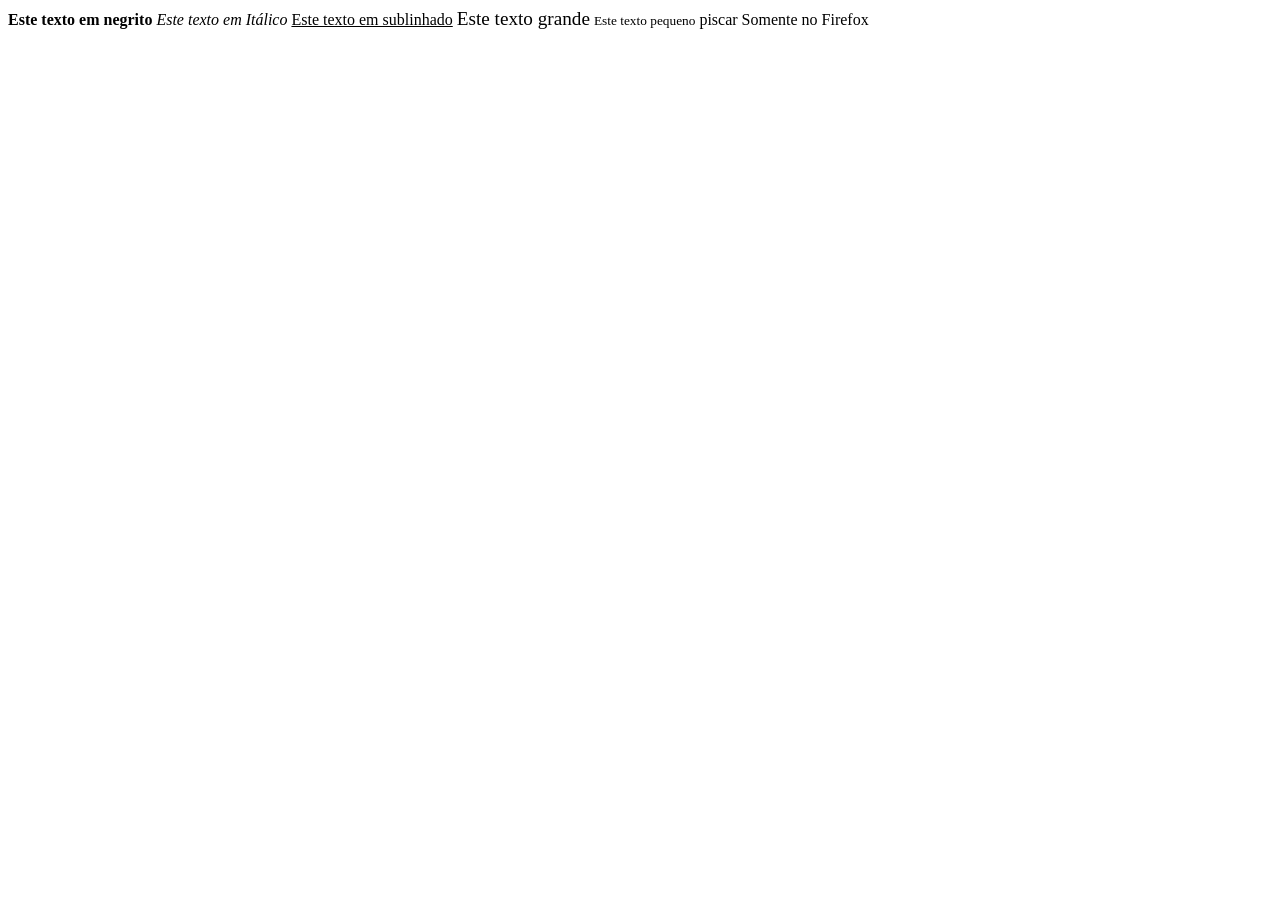
<file: Senac/Aula01/index.html>
<!DOCTYPE html>
<html lang="en">
<head>
    <meta charset="UTF-8">
    <meta name="viewport" content="width=device-width, initial-scale=1.0">
    <title>Formatação de Texto</title>
</head>
<body>
    <b>Este texto em negrito</b>
    <i>Este texto em Itálico</i>
    <u>Este texto em sublinhado</u>
    <big>Este texto grande</big>
    <small>Este texto pequeno</small>
    <blink>piscar</blink> Somente no Firefox
    
</body>
</html>
</file>
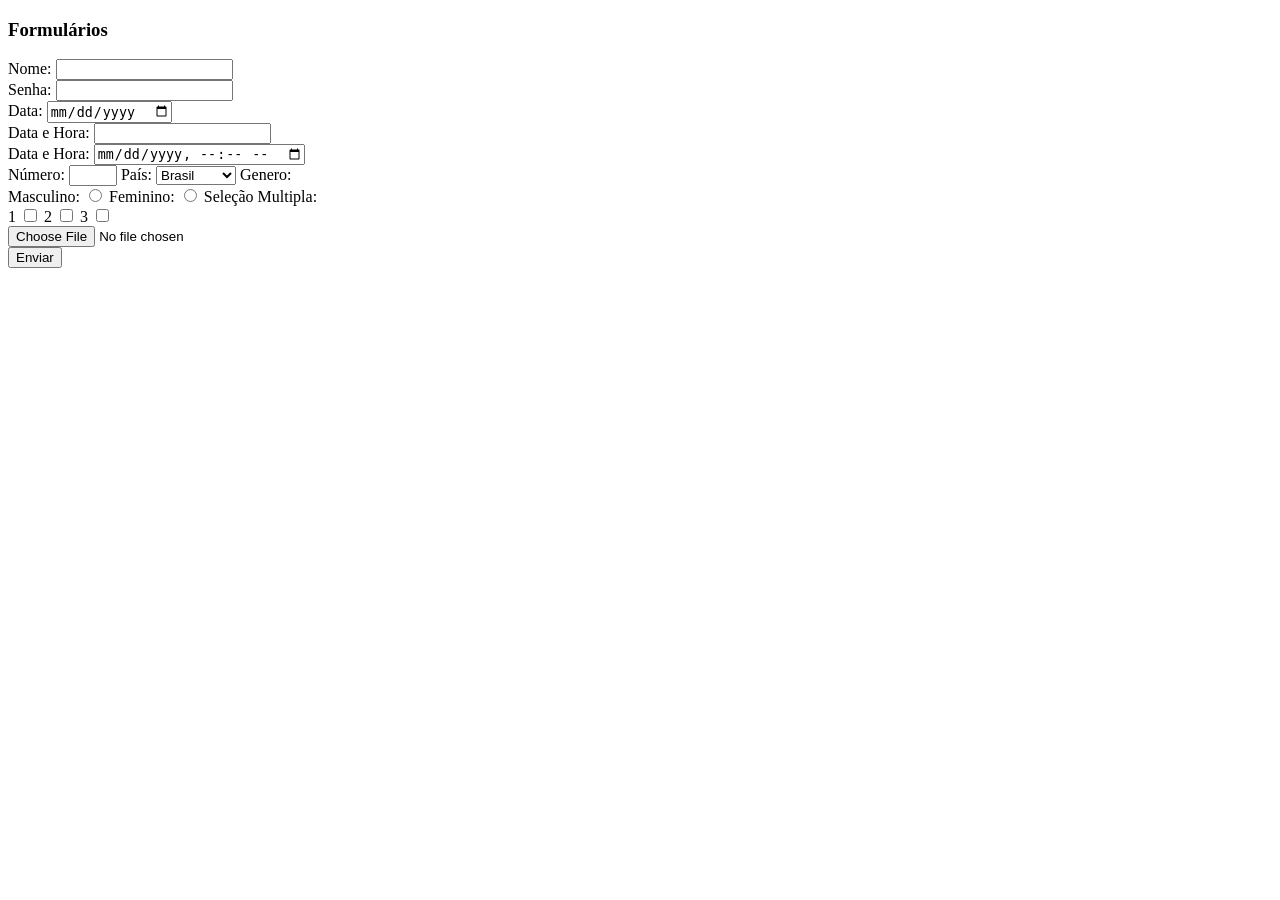
<file: Senac/Aula02/index.html>
<!DOCTYPE html>
<html lang="pt-br">
<head>
    <meta charset="UTF-8">
    <meta name="viewport" content="width=device-width, initial-scale=1.0">
    <title>Formulário</title>
</head>
<body>
    
    <h3>Formulários</h3>  
    <form>
        Nome: <input type="text" id="" name="" /> <br /> 
        Senha: <input type="password" id="" name="" />  <br />
        Data: <input type="date" id="" name="" /> <br />
        Data e Hora: <input type="datetime" id="" name="" /><br />
        Data e Hora: <input type="datetime-local" id="" name="" /><br />
        Número: <input type="number" max="20" min="0" id=""  name="" />
        País: <select>
                <option> Brasil </option>
                <option> Argentina </option>
                <option> Perú </option>
            </select>
            Genero:<br> Masculino: <input type="radio" name="m" id="">
                    Feminino: <input type="radio" name="m" id="">
            Seleção Multipla:<br>
            1 <input type="checkbox" name="" id="">
            2 <input type="checkbox" name="" id="">
            3 <input type="checkbox" name="" id=""> <br>
            <input type="file" name="" id=""> <br>
            <input type="button" value="Enviar">
    </form>

</body>
</html>
</file>
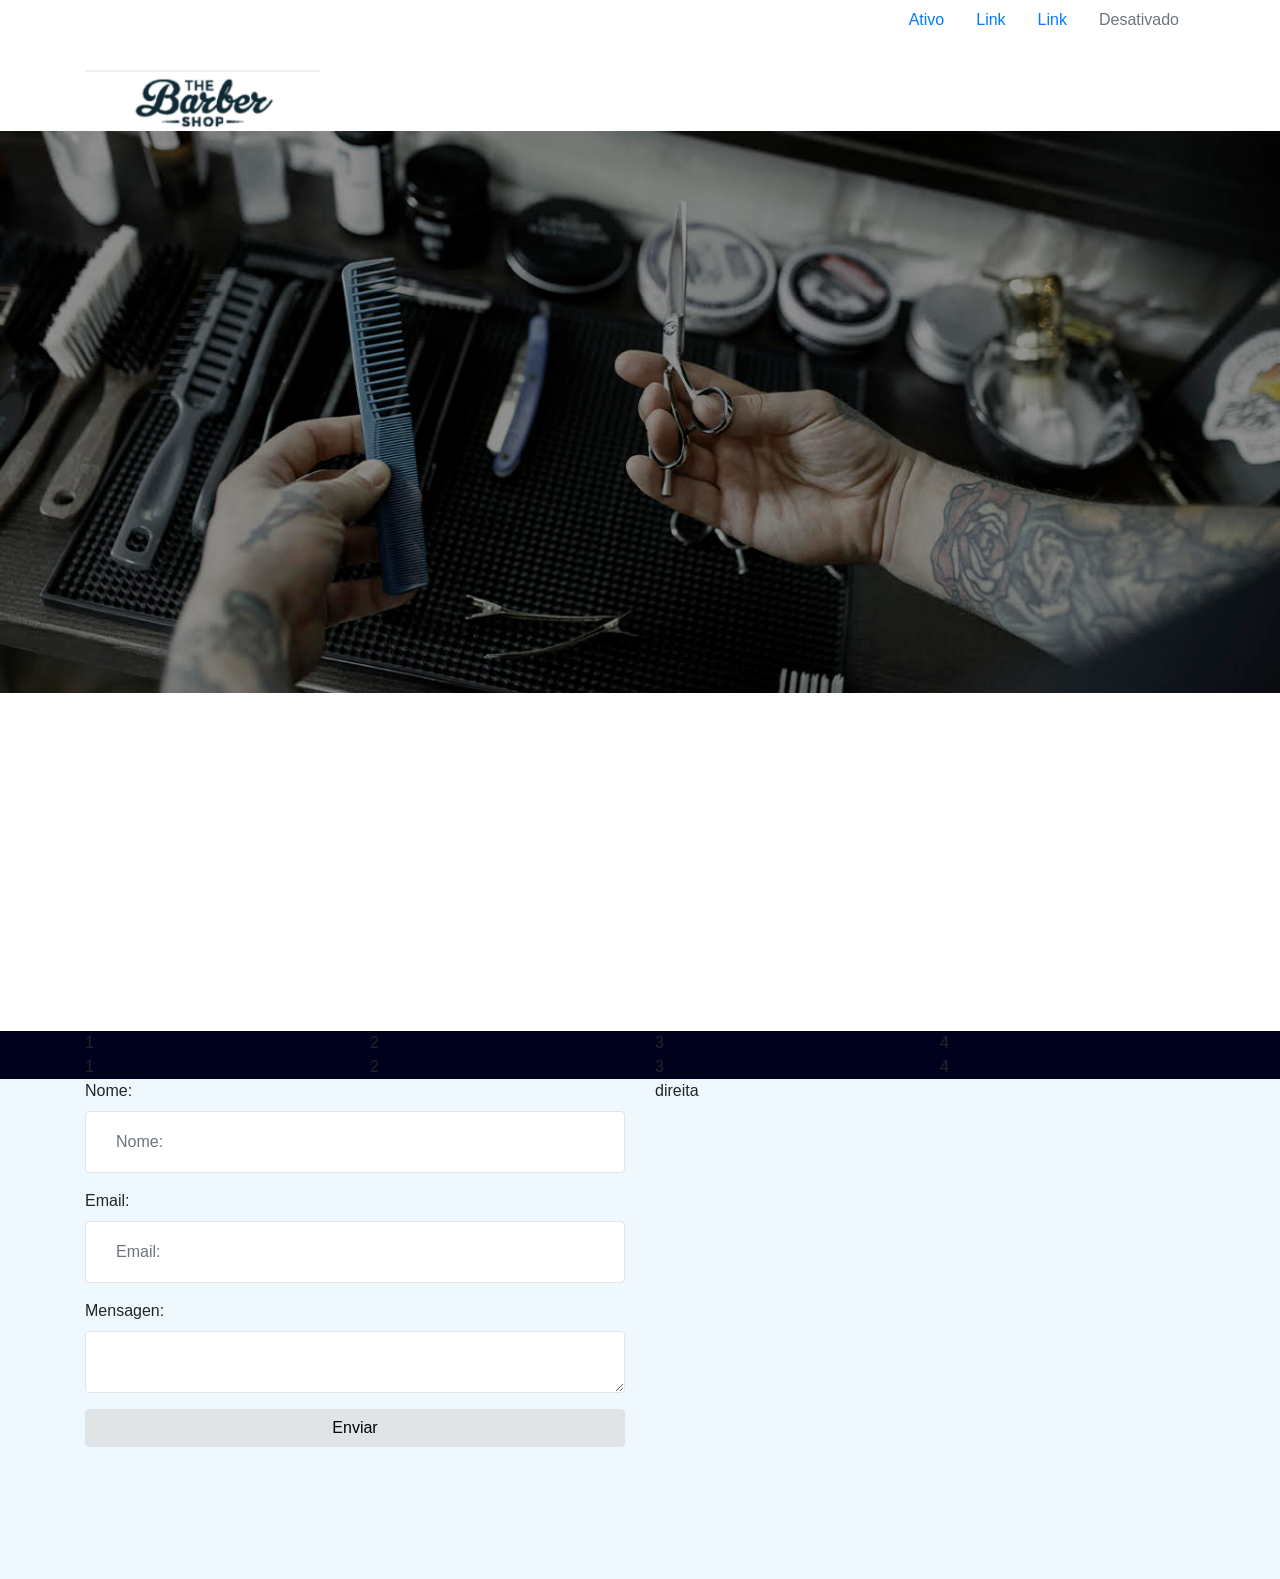
<file: Senac/Aula08/index.html>
<!DOCTYPE html>
<html lang="pt-br">
  <head>
    <meta charset="utf-8">
    <meta name="viewport" content="width=device-width, initial-scale=1, shrink-to-fit=no">
    <link rel="stylesheet" href="https://stackpath.bootstrapcdn.com/bootstrap/4.1.3/css/bootstrap.min.css" integrity="sha384-MCw98/SFnGE8fJT3GXwEOngsV7Zt27NXFoaoApmYm81iuXoPkFOJwJ8ERdknLPMO" crossorigin="anonymous">
    <link rel="stylesheet" href="estilo.css" type="text/css">
    <title>Olá, mundo!</title>
  </head>
  <body>
    
    <div class="container">
        <div class="row">
            <div class="col-md-3"> 
              <img src="logo.png">  
            </div>
            <div class="col-md-9"> 
              <ul class="nav justify-content-end">
                <li class="nav-item">
                  <a class="nav-link active" href="#">Ativo</a>
                </li>
                <li class="nav-item">
                  <a class="nav-link" href="#">Link</a>
                </li>
                <li class="nav-item">
                  <a class="nav-link" href="#">Link</a>
                </li>
                <li class="nav-item">
                  <a class="nav-link disabled" href="#">Desativado</a>
                </li>
              </ul>
            </div>
        </div>
    </div>

    <div id="banner">
        <img src="banner.jpg" width="100%" class="img-fluid">
    </div>

    <div id="galeria">
        <div class="container">
            <div class="row">
                <div class="col-md-3"> 1 </div>
                <div class="col-md-3"> 2 </div>
                <div class="col-md-3"> 3 </div>
                <div class="col-md-3"> 4 </div>
            </div>
            <div class="row">
              <div class="col-md-3"> 1 </div>
              <div class="col-md-3"> 2 </div>
              <div class="col-md-3"> 3 </div>
              <div class="col-md-3"> 4 </div>
          </div>
        </div>
    </div>

    <div id="rodape">
      <div class="container">
        <div class="row">
          <div class="col-md-6">
            <form>
              <div class="form-group">
                <label for="exampleInputEmail1">Nome:</label>
                <input type="text" class="form-control" placeholder="Nome:">
              </div>
              <div class="form-group">
                <label for="exampleInputPassword1">Email:</label>
                <input type="email" class="form-control" placeholder="Email:">
              </div>
              <div class="form-group">
                <label for="exampleFormControlTextarea1">Mensagen:</label>
                <textarea class="form-control"  rows="3"></textarea>
              </div>
              <button type="submit" class="btn btn-primary">Enviar</button>
            </form>
          </div>
          <div class="col-md-6">
              direita
          </div>
        </div>
      </div>
    </div>
    


    <script src="https://code.jquery.com/jquery-3.3.1.slim.min.js" integrity="sha384-q8i/X+965DzO0rT7abK41JStQIAqVgRVzpbzo5smXKp4YfRvH+8abtTE1Pi6jizo" crossorigin="anonymous"></script>
    <script src="https://cdnjs.cloudflare.com/ajax/libs/popper.js/1.14.3/umd/popper.min.js" integrity="sha384-ZMP7rVo3mIykV+2+9J3UJ46jBk0WLaUAdn689aCwoqbBJiSnjAK/l8WvCWPIPm49" crossorigin="anonymous"></script>
    <script src="https://stackpath.bootstrapcdn.com/bootstrap/4.1.3/js/bootstrap.min.js" integrity="sha384-ChfqqxuZUCnJSK3+MXmPNIyE6ZbWh2IMqE241rYiqJxyMiZ6OW/JmZQ5stwEULTy" crossorigin="anonymous"></script>
  </body>
</html>
</file>
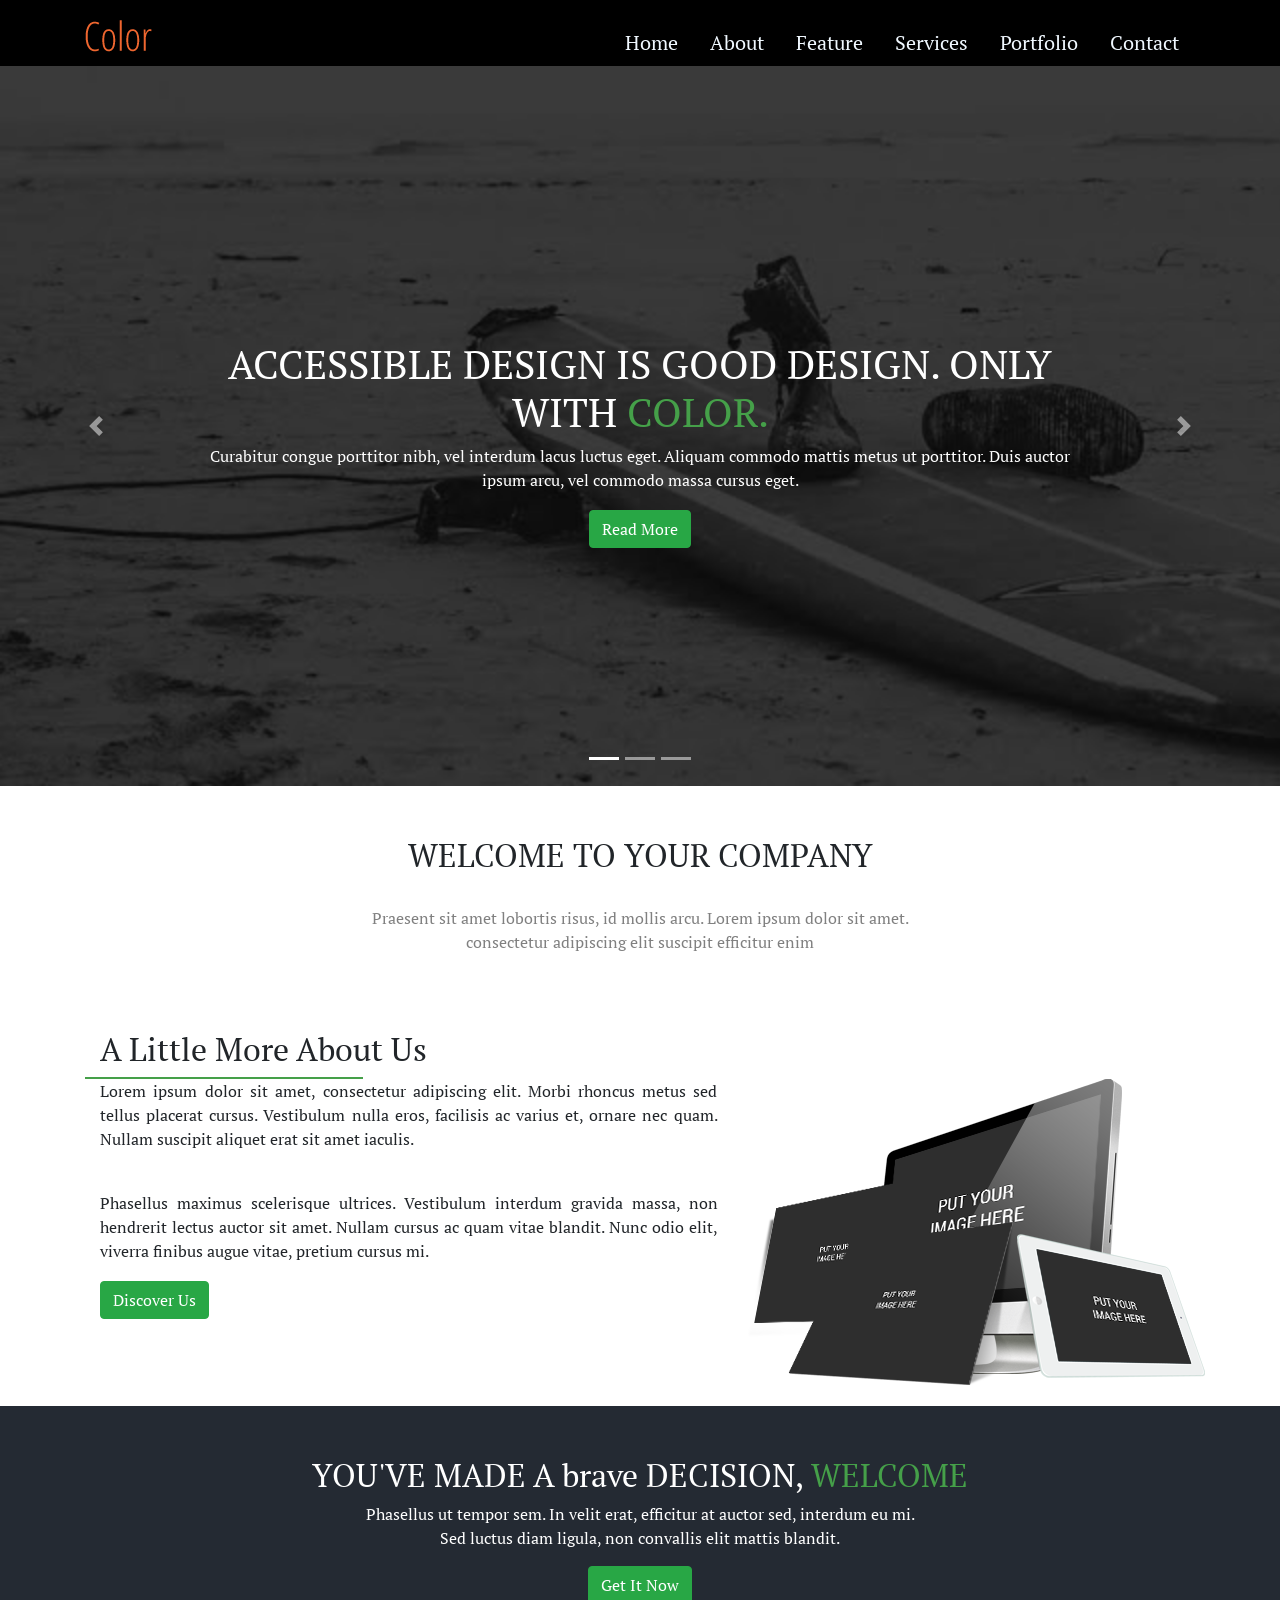
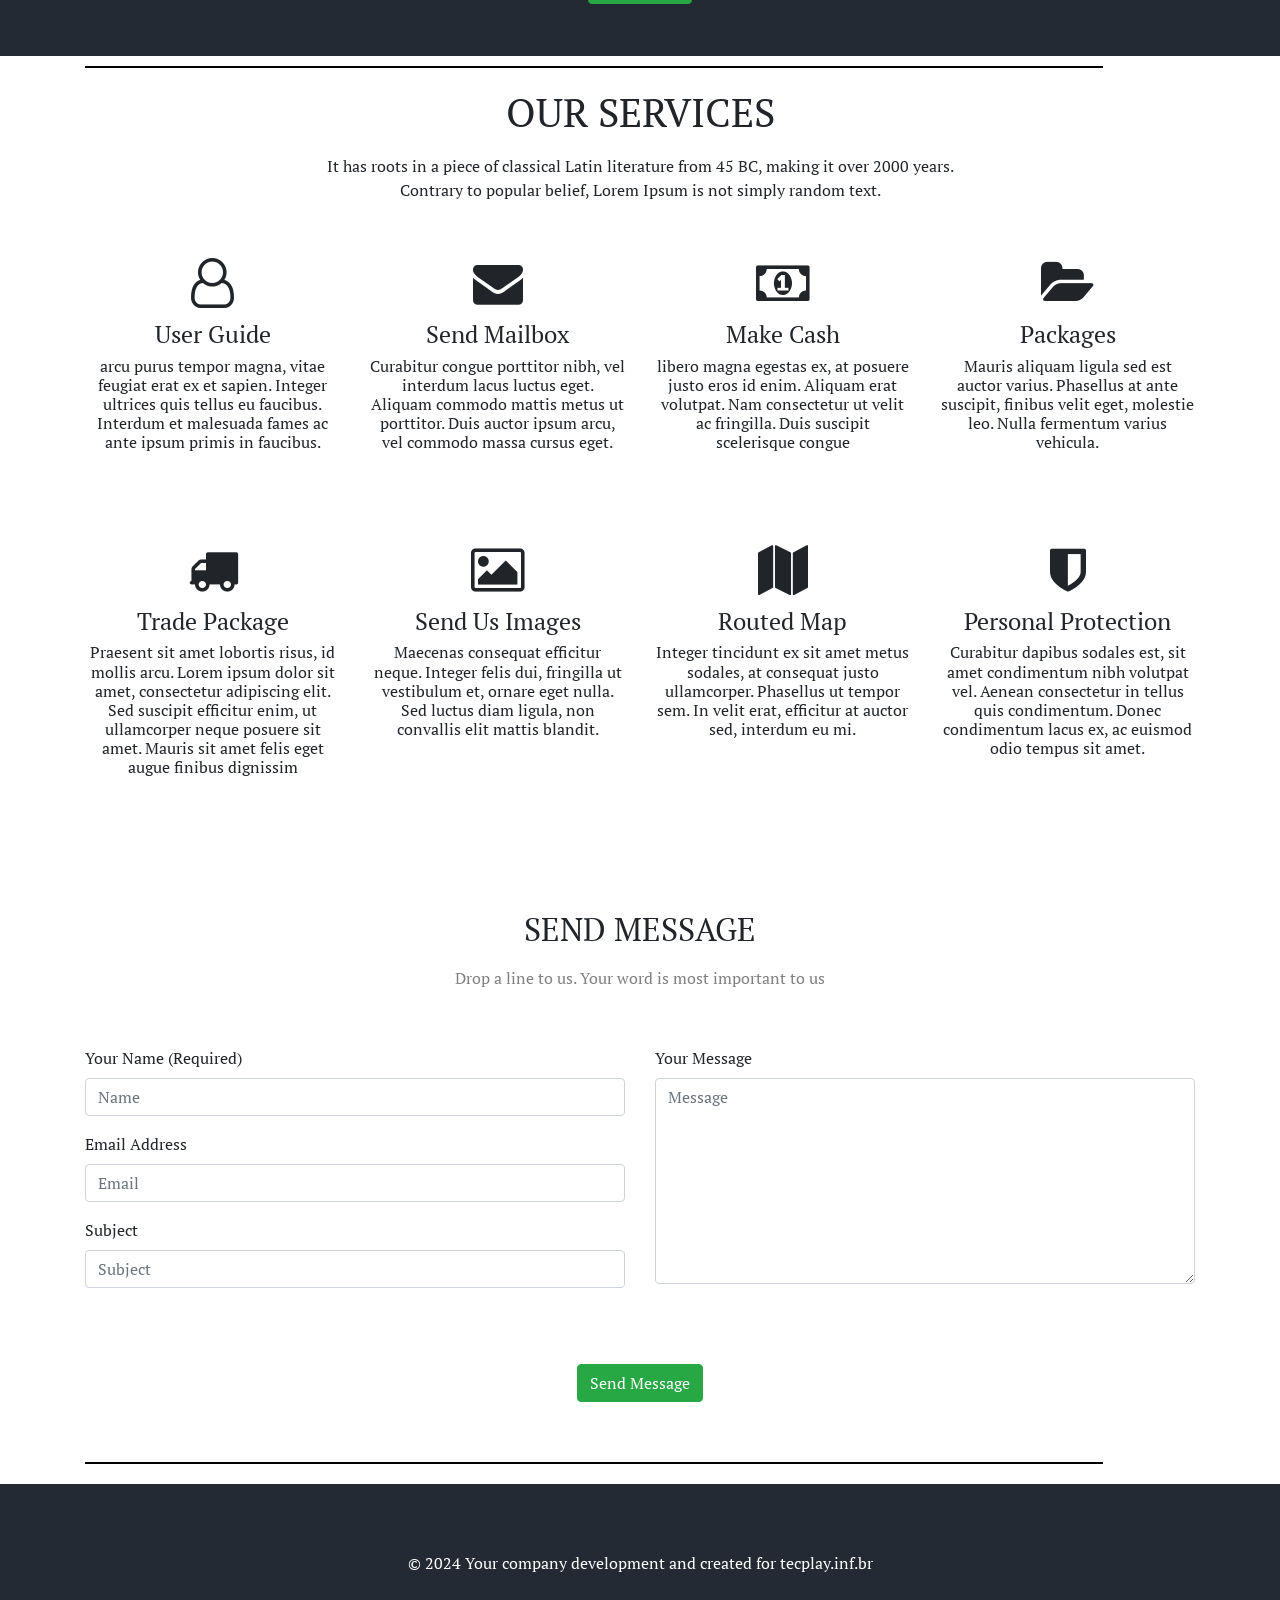
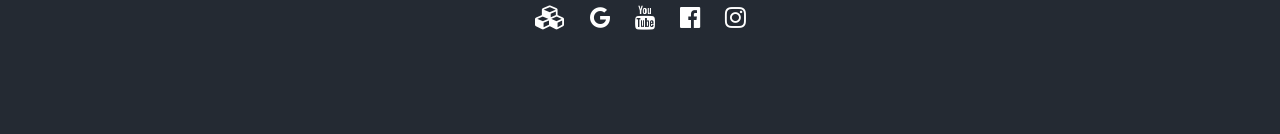
<file: Senac/Aula10/index.html>
<!DOCTYPE html>
<html lang="pt-br">
  <head>
    <meta charset="utf-8">
    <meta name="viewport" content="width=device-width, initial-scale=1, shrink-to-fit=no">
    <link rel="stylesheet" href="https://stackpath.bootstrapcdn.com/bootstrap/4.1.3/css/bootstrap.min.css" integrity="sha384-MCw98/SFnGE8fJT3GXwEOngsV7Zt27NXFoaoApmYm81iuXoPkFOJwJ8ERdknLPMO" crossorigin="anonymous">
    <link rel="stylesheet" href="style.css">
    <link rel="stylesheet" href="https://cdnjs.cloudflare.com/ajax/libs/font-awesome/4.7.0/css/font-awesome.min.css">
    <link href="https://fonts.googleapis.com/css2?family=PT+Serif:ital,wght@0,400;0,700;1,400;1,700&display=swap" rel="stylesheet">
    <title>Trabalho Senac</title>
  </head>
<body>
 
<div id="topo">
  <div class="container">
    <div class="row">
      <div class="col-md-3"> 
        <img src="logo.png" style="padding-top: 20px;">
      </div>
      <div class="col-md-9"> 
        <ul class="nav justify-content-end" style="padding-top: 20px;">
            <li class="nav-item">
              <a class="nav-link active" href="#">Home</a>
            </li>
            <li class="nav-item">
              <a class="nav-link" href="#">About</a>
            </li>
            <li class="nav-item">
              <a class="nav-link" href="#">Feature</a>
            </li>
            <li class="nav-item">
              <a class="nav-link" href="#">Services</a>
            </li>
            <li class="nav-item">
                <a class="nav-link" href="#">Portfolio</a>
              </li>
              <li class="nav-item">
                <a class="nav-link" href="#">Contact</a>
              </li>
          </ul>    
      </div>
    </div>
  </div>
</div> 
    
<div id="carouselExampleIndicators" class="carousel slide" data-ride="carousel">
  <ol class="carousel-indicators">
    <li data-target="#carouselExampleIndicators" data-slide-to="0" class="active"></li>
    <li data-target="#carouselExampleIndicators" data-slide-to="1"></li>
    <li data-target="#carouselExampleIndicators" data-slide-to="2"></li>
  </ol>
  <div class="carousel-inner">
    <div class="carousel-item active">
      <img class="d-block vh-100" src="bg1.jpg" alt="First Slide">
      <div class="carousel-caption d-none d-md-block">
          <h5 class="slides" style="font-size: 40px;" >ACCESSIBLE DESIGN IS GOOD DESIGN. ONLY WITH <span style="color: #45a049;">COLOR.</span></h5>
          <p>Curabitur congue porttitor nibh, vel interdum lacus luctus eget. Aliquam commodo mattis metus ut porttitor. Duis auctor ipsum arcu, vel commodo massa cursus eget.</p>
          <button type="button" class="btn btn-success" style="margin-top: 2px;">Read More</button>
      </div>
      </div>
    <div class="carousel-item">
      <img class="d-block vh-100"  src="bg2.jpg" alt="Second Slide">
      <div class="carousel-caption d-none d-md-block">
          <h5 class="slides" style="font-size: 40px;">ACCESSIBLE DESIGN IS GOOD DESIGN. ONLY WITH <span style="color: #45a049;">COLOR.</span></h5>
          <p>Curabitur congue porttitor nibh, vel interdum lacus luctus eget. Aliquam commodo mattis metus ut porttitor. Duis auctor ipsum arcu, vel commodo massa cursus eget.</p>
          <button type="button" class="btn btn-success" style="margin-top: 2px;">Read More</button>
      </div>
  </div>
    <div class="carousel-item">
      <img class="d-block vh-100"  src="bg3.jpg" alt="Third Slide">
      <div class="carousel-caption d-none d-md-block">
          <h5 class="slides" style="font-size: 40px;">ACCESSIBLE DESIGN IS GOOD DESIGN. ONLY WITH <span style="color: #45a049;">COLOR.</span></h5>
          <p style="font-size: 18px;">Curabitur congue porttitor nibh, vel interdum lacus luctus eget. Aliquam commodo mattis metus ut porttitor. Duis auctor ipsum arcu, vel commodo massa cursus eget.</p>
          <button type="button" class="btn btn-success" style="margin-top: 2px;">Read More</button>
      </div>
  </div>
  </div>
  <a class="carousel-control-prev" href="#carouselExampleIndicators" role="button" data-slide="prev">
    <span class="carousel-control-prev-icon" aria-hidden="true"></span>
    <span class="sr-only">Next</span>
  </a>
  <a class="carousel-control-next" href="#carouselExampleIndicators" role="button" data-slide="next">
    <span class="carousel-control-next-icon" aria-hidden="true"></span>
    <span class="sr-only">Previous</span>
  </a>
</div>

<div class="container">
        <div class="row"> 
        <div class="col-md-12">
            <h2 style="text-align: center; margin-top: 50px;">WELCOME TO YOUR COMPANY</h2><br> 
            <p style="text-align: center; color: gray;">Praesent sit amet lobortis risus, id mollis arcu. Lorem ipsum dolor sit amet.<br> 
            consectetur adipiscing elit suscipit efficitur enim</p> 
        </div>
</div>

<div>
  <div class="container">
    <div class="row">
      <div class="col-md-12"> 
        <h2 style="text-align: left; margin-top: 20px; margin-top: 60px;">A Little More About Us</h2>
      </div>
    </div>
      <div class="row"> 
        <div class="col-md-3" style="background-color: #45a049; height: 2px;"></div>    
      </div>
        <div class="row">
          <div class="col-md-7" style="text-align: justify;">
            <p>Lorem ipsum dolor sit amet, consectetur adipiscing elit. Morbi rhoncus metus sed tellus placerat cursus. Vestibulum nulla eros, facilisis ac varius et, ornare nec quam. Nullam suscipit aliquet erat sit amet iaculis.</p>
            <br>
            <p>Phasellus maximus scelerisque ultrices. Vestibulum interdum gravida massa, non hendrerit lectus auctor sit amet. Nullam cursus ac quam vitae blandit. Nunc odio elit, viverra finibus augue vitae, pretium cursus mi. </p>
            <button type="button" class="btn btn-success" style="margin-top: 2px;">Discover Us</button>
          </div>
            <div class="col-md-5">
              <img src="feature-2.png">
            </div>
        </div>
  </div>
</div>


</div>

<div class="meio" style="margin-top: 20px;">
  <div class="container" style="height: 300px; width: 100%;">
    <div class="row">
      <div class="col-md-12" style="text-align: center; color: white; margin-top: 50px ;">
        <h2>YOU'VE MADE A brave DECISION, <span style="color: #45a049;">WELCOME</span></h2>
        <p>Phasellus ut tempor sem. In velit erat, efficitur at auctor sed, interdum eu mi.<br>
           Sed luctus diam ligula, non convallis elit mattis blandit. 
        </p>
        <button type="button" class="btn btn-success">Get It Now</button> 
      </div>
    </div>
  </div>
</div>

<div class="container"> 
      <div class="Row">
        <div class="col-md-11" style="background-color: rgb(0, 0, 0); height: 2px; margin-top: 10px;"></div>
      </div>
      <div class="row d-flex justify-content-center">
        <h1 style="margin-top: 20px;">OUR SERVICES</h1>
    </div>
    <div class="row">
      <div class="col-md-7 mx-auto" style="margin-top: 10px;">
          <p style="text-align: center;">It has roots in a piece of classical Latin literature from 45 BC, making it over 2000 years.<br>
          Contrary to popular belief, Lorem Ipsum is not simply random text.</p>
      </div>
    </div>
</div>

<div class="container">
  <div class="row" style="margin-top: 40px;">
    <div class="col-sm-3 icon-container">
      <i class="fa fa-user-o" aria-hidden="true"></i><br>
      <h4 style="margin-top: 2px;">User Guide</h4>
      <h6 style="margin-top: 2px;">arcu purus tempor magna, vitae feugiat erat ex et sapien. Integer ultrices quis tellus eu faucibus. Interdum et malesuada fames ac ante ipsum primis in faucibus.</h6><br>
    </div>
    <div class="col-sm-3 icon-container">
      <i class="fa fa-envelope" aria-hidden="true"></i>
      <h4 style="margin-top: 2px;">Send Mailbox</h4>
      <h6 style="margin-top: 2px;">Curabitur congue porttitor nibh, vel interdum lacus luctus eget. Aliquam commodo mattis metus ut porttitor. Duis auctor ipsum arcu, vel commodo massa cursus eget.</h6><br>
    </div>
    <div class="col-sm-3 icon-container">
      <i class="fa fa-money" aria-hidden="true"></i>
      <h4 style="margin-top: 2px;">Make Cash</h4>
      <h6 style="margin-top: 2px;">libero magna egestas ex, at posuere justo eros id enim. Aliquam erat volutpat. Nam consectetur ut velit ac fringilla. Duis suscipit scelerisque congue</h6><br>
    </div>
    <div class="col-sm-3 icon-container">
      <i class="fa fa-folder-open" aria-hidden="true"></i>
      <h4 style="margin-top: 2px;">Packages</h4>
      <h6 style="margin-top: 2px;">Mauris aliquam ligula sed est auctor varius. Phasellus at ante suscipit, finibus velit eget, molestie leo. Nulla fermentum varius vehicula.</h6><br>
    </div>
  </div>
  
  <div class="row" style="margin-top: 40px;">
    <div class="col-sm-3 icon-container">
      <i class="fa fa-truck" aria-hidden="true"></i>
      <h4 style="margin-top: 2px;">Trade Package</h4>
      <h6 style="margin-top: 2px;">Praesent sit amet lobortis risus, id mollis arcu. Lorem ipsum dolor sit amet, consectetur adipiscing elit. Sed suscipit efficitur enim, ut ullamcorper neque posuere sit amet. Mauris sit amet felis eget augue finibus dignissim</h6><br>
    </div>
    <div class="col-sm-3 icon-container">
      <i class="fa fa-picture-o" aria-hidden="true"></i>
      <h4 style="margin-top: 2px;">Send Us Images</h4>
      <h6 style="margin-top: 2px;">Maecenas consequat efficitur neque. Integer felis dui, fringilla ut vestibulum et, ornare eget nulla. Sed luctus diam ligula, non convallis elit mattis blandit.</h6><br>
    </div>
    <div class="col-sm-3 icon-container">
      <i class="fa fa-map" aria-hidden="true"></i>
      <h4 style="margin-top: 2px;">Routed Map</h4>
      <h6 style="margin-top: 2px;">Integer tincidunt ex sit amet metus sodales, at consequat justo ullamcorper. Phasellus ut tempor sem. In velit erat, efficitur at auctor sed, interdum eu mi.</h6><br>
    </div>
    <div class="col-sm-3 icon-container">
      <i class="fa fa-shield" aria-hidden="true"></i>
      <h4 style="margin-top: 2px;">Personal Protection</h4>
      <h6 style="margin-top: 2px;">Curabitur dapibus sodales est, sit amet condimentum nibh volutpat vel. Aenean consectetur in tellus quis condimentum. Donec condimentum lacus ex, ac euismod odio tempus sit amet.</h6><br>
    </div>
  </div>
</div>

<div class="container">
      <div class="row justify-content-center">
          <div class="col-md-9" style="margin-top: 60px;">
              <div class="row justify-content-center">
                  <h2 style="margin-top: 20px;">SEND MESSAGE</h2>
              </div>
          </div>
      </div>
      <div class="row justify-content-center">
          <div class="col-md-7" style="margin-top: 10px;">
              <p style="text-align: center; color: gray;">Drop a line to us. Your word is most important to us</p>
          </div>
      </div>
</div>
  
<div class="container">
  <div class="row" style="margin-top: 40px;">
    <div class="col-md-6">
      <form>
        <div class="form-group">
          <label for="exampleInputName">Your Name (Required)</label>
          <input type="text" class="form-control" id="exampleInputName" aria-describedby="name" placeholder="Name">
        </div>
        <div class="form-group">
          <label for="exampleInputEmail">Email Address</label>
          <input type="email" class="form-control" id="exampleInputEmail" placeholder="Email">
        </div>
        <div class="form-group">
          <label for="exampleInputSubject">Subject</label>
          <input type="text" class="form-control" id="exampleInputSubject" placeholder="Subject">
        </div>
      </form>
    </div>  
    <div class="col-md-6">
      <form>
        <div class="form-group">
          <label for="exampleInputMessage">Your Message</label>
          <textarea class="form-control" id="exampleInputMessage" rows="8" placeholder="Message"></textarea>
        </div>
      </form>
    </div>
  </div>
</div>

<div class="container">
    <div class="row justify-content-center" style="margin-top: 60px;">
        <button type="button" class="btn btn-success">Send Message</button>
    </div>
</div>

<div class="container"> 
  <div class="Row" style="margin-top: 60px;">
    <div class="col-md-11" style="background-color: rgb(2, 1, 1); height: 2px; margin-top: 10px;"></div>
  </div>
</div>

<div class="meio" style="margin-top: 20px;">
  <div class="container-fluid footer">
    <div class="row">
      <div class="col-md-12 text-center" style="margin-top: 50px;">
        <h6>&copy; 2024 Your company development and created for tecplay.inf.br</h6>
        <br>
        <div class="social-icons">
          <i class="fa fa-cubes" aria-hidden="true"></i>
          <i class="fa fa-google" aria-hidden="true"></i>
          <i class="fa fa-youtube" aria-hidden="true"></i>
          <i class="fa fa-facebook-official" aria-hidden="true"></i>
          <i class="fa fa-instagram" aria-hidden="true"></i>
        </div>
      </div>
    </div>
  </div>
</div>

  <script src="https://code.jquery.com/jquery-3.3.1.slim.min.js" integrity="sha384-q8i/X+965DzO0rT7abK41JStQIAqVgRVzpbzo5smXKp4YfRvH+8abtTE1Pi6jizo" crossorigin="anonymous"></script>
  <script src="https://cdnjs.cloudflare.com/ajax/libs/popper.js/1.14.3/umd/popper.min.js" integrity="sha384-ZMP7rVo3mIykV+2+9J3UJ46jBk0WLaUAdn689aCwoqbBJiSnjAK/l8WvCWPIPm49" crossorigin="anonymous"></script>
  <script src="https://stackpath.bootstrapcdn.com/bootstrap/4.1.3/js/bootstrap.min.js" integrity="sha384-ChfqqxuZUCnJSK3+MXmPNIyE6ZbWh2IMqE241rYiqJxyMiZ6OW/JmZQ5stwEULTy" crossorigin="anonymous"></script>
 </body>
</html>
</file>
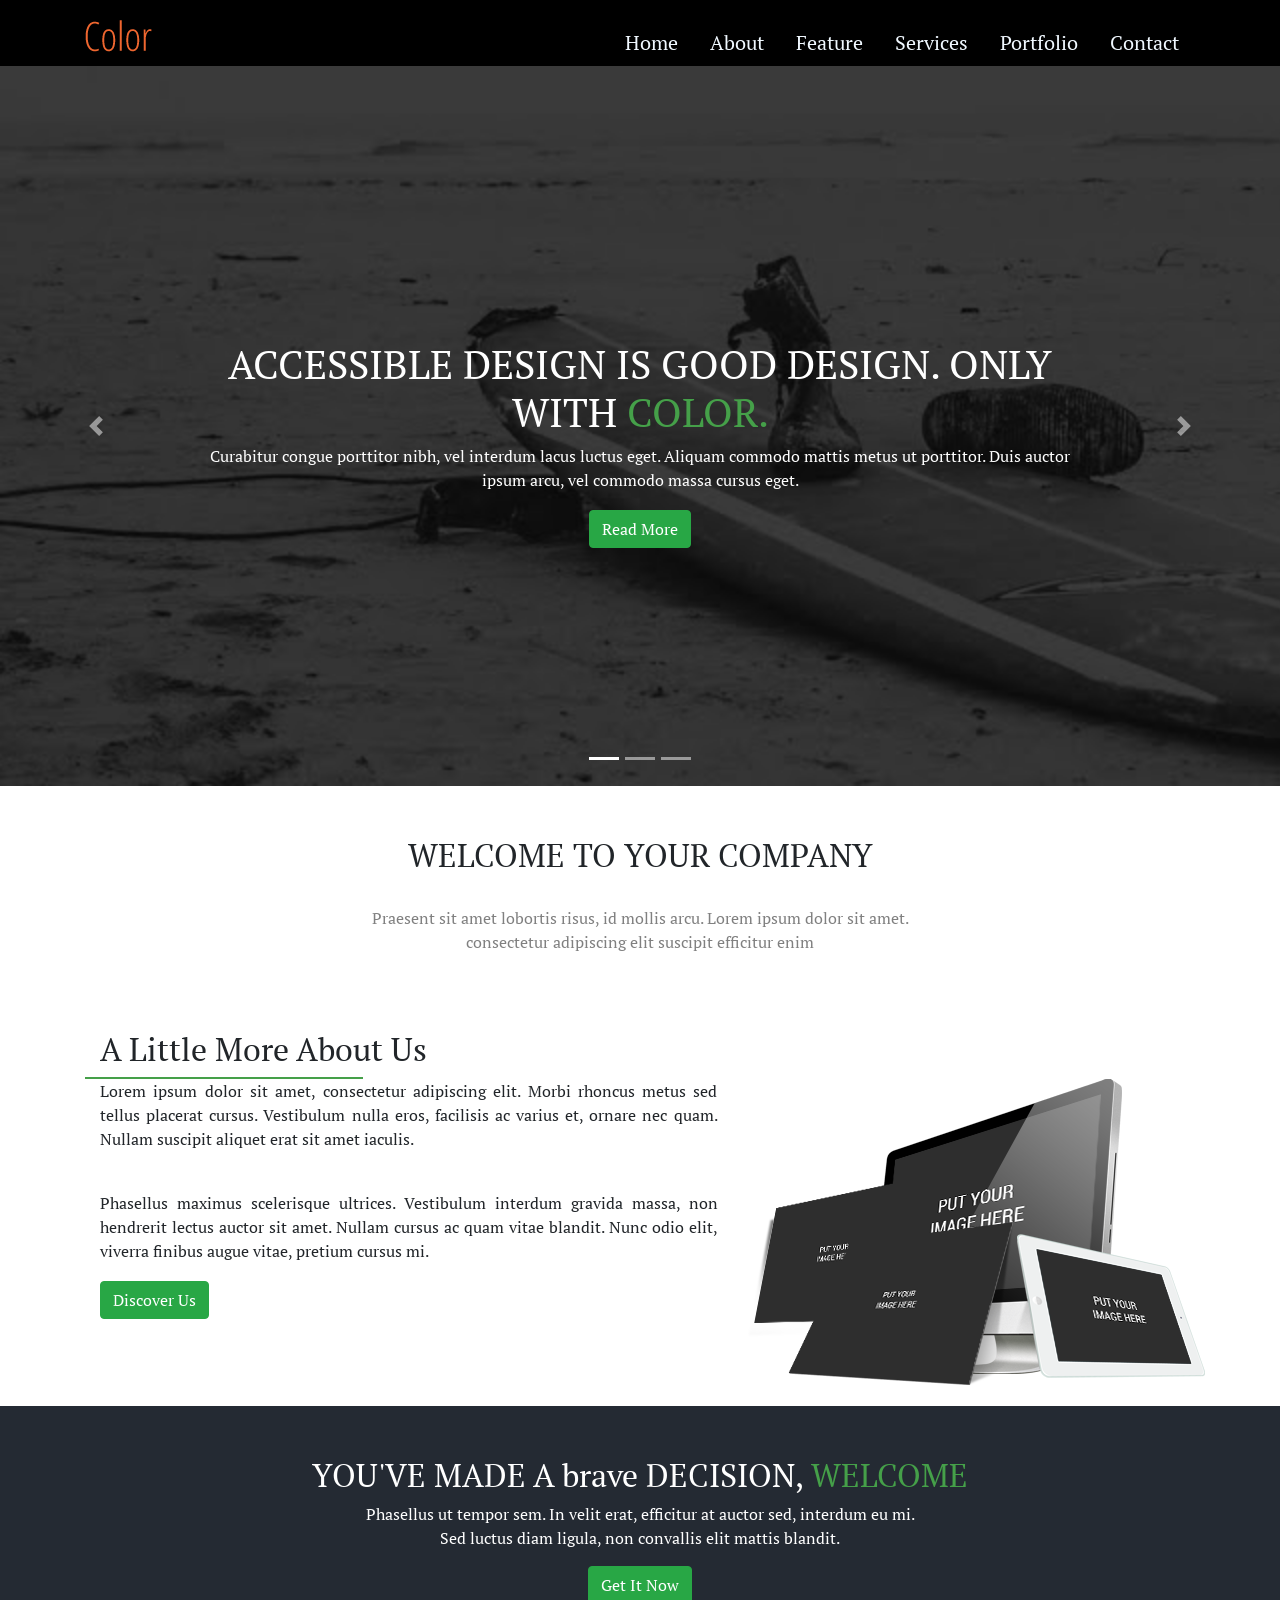
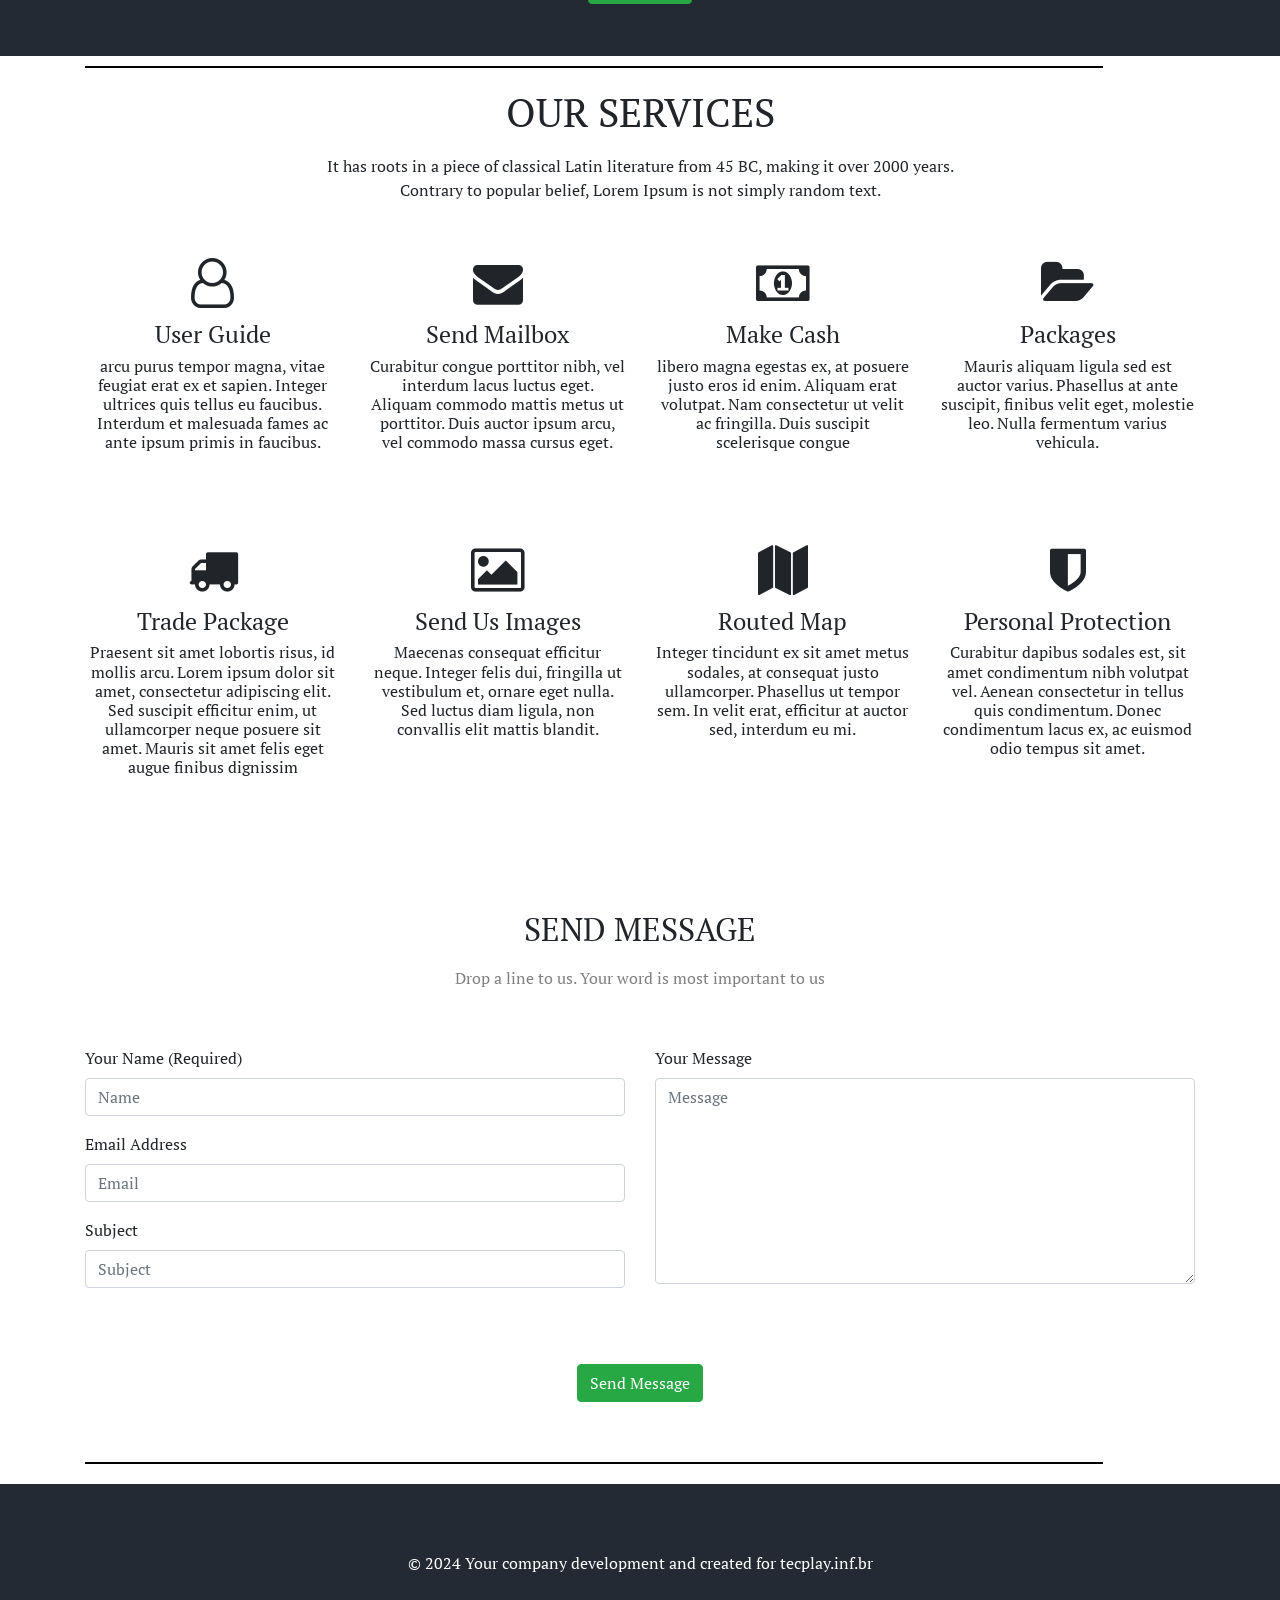
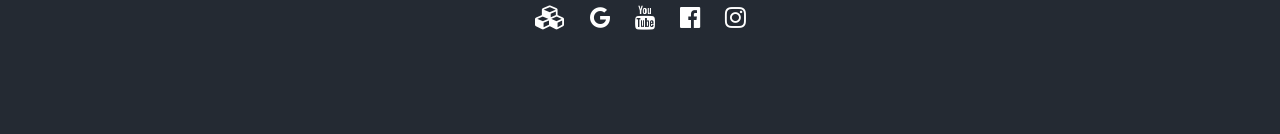
<file: Senac/Aula11/index.html>
<!DOCTYPE html>
<html lang="pt-br">
  <head>
    <meta charset="utf-8">
    <meta name="viewport" content="width=device-width, initial-scale=1, shrink-to-fit=no">
    <link rel="stylesheet" href="https://stackpath.bootstrapcdn.com/bootstrap/4.1.3/css/bootstrap.min.css" integrity="sha384-MCw98/SFnGE8fJT3GXwEOngsV7Zt27NXFoaoApmYm81iuXoPkFOJwJ8ERdknLPMO" crossorigin="anonymous">
    <link rel="stylesheet" href="style.css">
    <link rel="stylesheet" href="https://cdnjs.cloudflare.com/ajax/libs/font-awesome/4.7.0/css/font-awesome.min.css">
    <link href="https://fonts.googleapis.com/css2?family=PT+Serif:ital,wght@0,400;0,700;1,400;1,700&display=swap" rel="stylesheet">
    <title>Trabalho Senac</title>
  </head>
<body>
 
<div id="topo">
  <div class="container">
    <div class="row">
      <div class="col-md-3"> 
        <img src="logo.png" style="padding-top: 20px;">
      </div>
      <div class="col-md-9"> 
        <ul class="nav justify-content-end" style="padding-top: 20px;">
            <li class="nav-item">
              <a class="nav-link active" href="#">Home</a>
            </li>
            <li class="nav-item">
              <a class="nav-link" href="#">About</a>
            </li>
            <li class="nav-item">
              <a class="nav-link" href="#">Feature</a>
            </li>
            <li class="nav-item">
              <a class="nav-link" href="#">Services</a>
            </li>
            <li class="nav-item">
                <a class="nav-link" href="#">Portfolio</a>
              </li>
              <li class="nav-item">
                <a class="nav-link" href="#">Contact</a>
              </li>
        </ul>    
      </div>
    </div>
  </div>
</div> 
    
<div id="carouselExampleIndicators" class="carousel slide" data-ride="carousel">
  <ol class="carousel-indicators">
    <li data-target="#carouselExampleIndicators" data-slide-to="0" class="active"></li>
    <li data-target="#carouselExampleIndicators" data-slide-to="1"></li>
    <li data-target="#carouselExampleIndicators" data-slide-to="2"></li>
  </ol>
  <div class="carousel-inner">
    <div class="carousel-item active">
      <img class="d-block vh-100" src="bg1.jpg" alt="First Slide">
      <div class="carousel-caption d-none d-md-block">
        <h5 class="slides" style="font-size: 40px;" >ACCESSIBLE DESIGN IS GOOD DESIGN. ONLY WITH <span style="color: #45a049;">COLOR.</span></h5>
        <p>Curabitur congue porttitor nibh, vel interdum lacus luctus eget. Aliquam commodo mattis metus ut porttitor. Duis auctor ipsum arcu, vel commodo massa cursus eget.</p>
        <button type="button" class="btn btn-success" style="margin-top: 2px;">Read More</button>
      </div>
    </div>
    <div class="carousel-item">
      <img class="d-block vh-100"  src="bg2.jpg" alt="Second Slide">
      <div class="carousel-caption d-none d-md-block">
        <h5 class="slides" style="font-size: 40px;">ACCESSIBLE DESIGN IS GOOD DESIGN. ONLY WITH <span style="color: #45a049;">COLOR.</span></h5>
        <p>Curabitur congue porttitor nibh, vel interdum lacus luctus eget. Aliquam commodo mattis metus ut porttitor. Duis auctor ipsum arcu, vel commodo massa cursus eget.</p>
        <button type="button" class="btn btn-success" style="margin-top: 2px;">Read More</button>
      </div>
    </div>
    <div class="carousel-item">
      <img class="d-block vh-100"  src="bg3.jpg" alt="Third Slide">
      <div class="carousel-caption d-none d-md-block">
        <h5 class="slides" style="font-size: 40px;">ACCESSIBLE DESIGN IS GOOD DESIGN. ONLY WITH <span style="color: #45a049;">COLOR.</span></h5>
        <p style="font-size: 18px;">Curabitur congue porttitor nibh, vel interdum lacus luctus eget. Aliquam commodo mattis metus ut porttitor. Duis auctor ipsum arcu, vel commodo massa cursus eget.</p>
        <button type="button" class="btn btn-success" style="margin-top: 2px;">Read More</button>
      </div>
    </div>
  </div>
  <a class="carousel-control-prev" href="#carouselExampleIndicators" role="button" data-slide="prev">
    <span class="carousel-control-prev-icon" aria-hidden="true"></span>
    <span class="sr-only">Next</span>
  </a>
  <a class="carousel-control-next" href="#carouselExampleIndicators" role="button" data-slide="next">
    <span class="carousel-control-next-icon" aria-hidden="true"></span>
    <span class="sr-only">Previous</span>
  </a>
</div>

<div class="container">
  <div class="row"> 
    <div class="col-md-12">
      <h2 style="text-align: center; margin-top: 50px;">WELCOME TO YOUR COMPANY</h2><br> 
      <p style="text-align: center; color: gray;">Praesent sit amet lobortis risus, id mollis arcu. Lorem ipsum dolor sit amet.<br> 
      consectetur adipiscing elit suscipit efficitur enim</p> 
    </div>
</div>

<div>
  <div class="container">
    <div class="row">
      <div class="col-md-12"> 
        <h2 style="text-align: left; margin-top: 20px; margin-top: 60px;">A Little More About Us</h2>
      </div>
    </div>
      <div class="row"> 
        <div class="col-md-3" style="background-color: #45a049; height: 2px;"></div>    
      </div>
        <div class="row">
          <div class="col-md-7" style="text-align: justify;">
            <p>Lorem ipsum dolor sit amet, consectetur adipiscing elit. Morbi rhoncus metus sed tellus placerat cursus. Vestibulum nulla eros, facilisis ac varius et, ornare nec quam. Nullam suscipit aliquet erat sit amet iaculis.</p>
            <br>
            <p>Phasellus maximus scelerisque ultrices. Vestibulum interdum gravida massa, non hendrerit lectus auctor sit amet. Nullam cursus ac quam vitae blandit. Nunc odio elit, viverra finibus augue vitae, pretium cursus mi. </p>
            <button type="button" class="btn btn-success" style="margin-top: 2px;">Discover Us</button>
          </div>
            <div class="col-md-5">
              <img src="feature-2.png">
            </div>
        </div>
  </div>
</div>
</div>

<div class="meio" style="margin-top: 20px;">
  <div class="container" style="height: 300px; width: 100%;">
    <div class="row">
      <div class="col-md-12" style="text-align: center; color: white; margin-top: 50px ;">
        <h2>YOU'VE MADE A brave DECISION, <span style="color: #45a049;">WELCOME</span></h2>
        <p>Phasellus ut tempor sem. In velit erat, efficitur at auctor sed, interdum eu mi.<br>
           Sed luctus diam ligula, non convallis elit mattis blandit. 
        </p>
        <button type="button" class="btn btn-success">Get It Now</button> 
      </div>
    </div>
  </div>
</div>

<div class="container"> 
  <div class="Row">
    <div class="col-md-11" style="background-color: rgb(0, 0, 0); height: 2px; margin-top: 10px;"></div>
    </div>
      <div class="row d-flex justify-content-center">
        <h1 style="margin-top: 20px;">OUR SERVICES</h1>
      </div>
        <div class="row">
          <div class="col-md-7 mx-auto" style="margin-top: 10px;">
            <p style="text-align: center;">It has roots in a piece of classical Latin literature from 45 BC, making it over 2000 years.<br>
            Contrary to popular belief, Lorem Ipsum is not simply random text.</p>
          </div>
        </div>
</div>

<div class="container">
  <div class="row" style="margin-top: 40px;">
    <div class="col-sm-3 icon-container">
      <i class="fa fa-user-o" aria-hidden="true"></i><br>
      <h4 style="margin-top: 2px;">User Guide</h4>
      <h6 style="margin-top: 2px;">arcu purus tempor magna, vitae feugiat erat ex et sapien. Integer ultrices quis tellus eu faucibus. Interdum et malesuada fames ac ante ipsum primis in faucibus.</h6><br>
    </div>
    <div class="col-sm-3 icon-container">
      <i class="fa fa-envelope" aria-hidden="true"></i>
      <h4 style="margin-top: 2px;">Send Mailbox</h4>
      <h6 style="margin-top: 2px;">Curabitur congue porttitor nibh, vel interdum lacus luctus eget. Aliquam commodo mattis metus ut porttitor. Duis auctor ipsum arcu, vel commodo massa cursus eget.</h6><br>
    </div>
    <div class="col-sm-3 icon-container">
      <i class="fa fa-money" aria-hidden="true"></i>
      <h4 style="margin-top: 2px;">Make Cash</h4>
      <h6 style="margin-top: 2px;">libero magna egestas ex, at posuere justo eros id enim. Aliquam erat volutpat. Nam consectetur ut velit ac fringilla. Duis suscipit scelerisque congue</h6><br>
    </div>
    <div class="col-sm-3 icon-container">
      <i class="fa fa-folder-open" aria-hidden="true"></i>
      <h4 style="margin-top: 2px;">Packages</h4>
      <h6 style="margin-top: 2px;">Mauris aliquam ligula sed est auctor varius. Phasellus at ante suscipit, finibus velit eget, molestie leo. Nulla fermentum varius vehicula.</h6><br>
    </div>
  </div>
  
  <div class="row" style="margin-top: 40px;">
    <div class="col-sm-3 icon-container">
      <i class="fa fa-truck" aria-hidden="true"></i>
      <h4 style="margin-top: 2px;">Trade Package</h4>
      <h6 style="margin-top: 2px;">Praesent sit amet lobortis risus, id mollis arcu. Lorem ipsum dolor sit amet, consectetur adipiscing elit. Sed suscipit efficitur enim, ut ullamcorper neque posuere sit amet. Mauris sit amet felis eget augue finibus dignissim</h6><br>
    </div>
    <div class="col-sm-3 icon-container">
      <i class="fa fa-picture-o" aria-hidden="true"></i>
      <h4 style="margin-top: 2px;">Send Us Images</h4>
      <h6 style="margin-top: 2px;">Maecenas consequat efficitur neque. Integer felis dui, fringilla ut vestibulum et, ornare eget nulla. Sed luctus diam ligula, non convallis elit mattis blandit.</h6><br>
    </div>
    <div class="col-sm-3 icon-container">
      <i class="fa fa-map" aria-hidden="true"></i>
      <h4 style="margin-top: 2px;">Routed Map</h4>
      <h6 style="margin-top: 2px;">Integer tincidunt ex sit amet metus sodales, at consequat justo ullamcorper. Phasellus ut tempor sem. In velit erat, efficitur at auctor sed, interdum eu mi.</h6><br>
    </div>
    <div class="col-sm-3 icon-container">
      <i class="fa fa-shield" aria-hidden="true"></i>
      <h4 style="margin-top: 2px;">Personal Protection</h4>
      <h6 style="margin-top: 2px;">Curabitur dapibus sodales est, sit amet condimentum nibh volutpat vel. Aenean consectetur in tellus quis condimentum. Donec condimentum lacus ex, ac euismod odio tempus sit amet.</h6><br>
    </div>
  </div>
</div>

<div class="container">
  <div class="row justify-content-center">
    <div class="col-md-9" style="margin-top: 60px;">
      <div class="row justify-content-center">
        <h2 style="margin-top: 20px;">SEND MESSAGE</h2>
      </div>
    </div>
  </div>
    <div class="row justify-content-center">
      <div class="col-md-7" style="margin-top: 10px;">
        <p style="text-align: center; color: gray;">Drop a line to us. Your word is most important to us</p>
      </div>
    </div>
</div>
  
<div class="container">
  <div class="row" style="margin-top: 40px;">
    <div class="col-md-6">
      <form>
        <div class="form-group">
          <label for="exampleInputName">Your Name (Required)</label>
          <input type="text" class="form-control" id="exampleInputName" aria-describedby="name" placeholder="Name">
        </div>
        <div class="form-group">
          <label for="exampleInputEmail">Email Address</label>
          <input type="email" class="form-control" id="exampleInputEmail" placeholder="Email">
        </div>
        <div class="form-group">
          <label for="exampleInputSubject">Subject</label>
          <input type="text" class="form-control" id="exampleInputSubject" placeholder="Subject">
        </div>
      </form>
    </div>  
    <div class="col-md-6">
      <form>
        <div class="form-group">
          <label for="exampleInputMessage">Your Message</label>
          <textarea class="form-control" id="exampleInputMessage" rows="8" placeholder="Message"></textarea>
        </div>
      </form>
    </div>
  </div>
</div>

<div class="container">
    <div class="row justify-content-center" style="margin-top: 60px;">
        <button type="button" class="btn btn-success">Send Message</button>
    </div>
</div>

<div class="container"> 
  <div class="Row" style="margin-top: 60px;">
    <div class="col-md-11" style="background-color: rgb(2, 1, 1); height: 2px; margin-top: 10px;"></div>
  </div>
</div>

<div class="meio" style="margin-top: 20px;">
  <div class="container-fluid footer">
    <div class="row">
      <div class="col-md-12 text-center" style="margin-top: 50px;">
        <h6>&copy; 2024 Your company development and created for tecplay.inf.br</h6>
        <br>
        <div class="social-icons">
          <i class="fa fa-cubes" aria-hidden="true"></i>
          <i class="fa fa-google" aria-hidden="true"></i>
          <i class="fa fa-youtube" aria-hidden="true"></i>
          <i class="fa fa-facebook-official" aria-hidden="true"></i>
          <i class="fa fa-instagram" aria-hidden="true"></i>
        </div>
      </div>
    </div>
  </div>
</div>

  <script src="https://code.jquery.com/jquery-3.3.1.slim.min.js" integrity="sha384-q8i/X+965DzO0rT7abK41JStQIAqVgRVzpbzo5smXKp4YfRvH+8abtTE1Pi6jizo" crossorigin="anonymous"></script>
  <script src="https://cdnjs.cloudflare.com/ajax/libs/popper.js/1.14.3/umd/popper.min.js" integrity="sha384-ZMP7rVo3mIykV+2+9J3UJ46jBk0WLaUAdn689aCwoqbBJiSnjAK/l8WvCWPIPm49" crossorigin="anonymous"></script>
  <script src="https://stackpath.bootstrapcdn.com/bootstrap/4.1.3/js/bootstrap.min.js" integrity="sha384-ChfqqxuZUCnJSK3+MXmPNIyE6ZbWh2IMqE241rYiqJxyMiZ6OW/JmZQ5stwEULTy" crossorigin="anonymous"></script>
 </body>
</html>
</file>
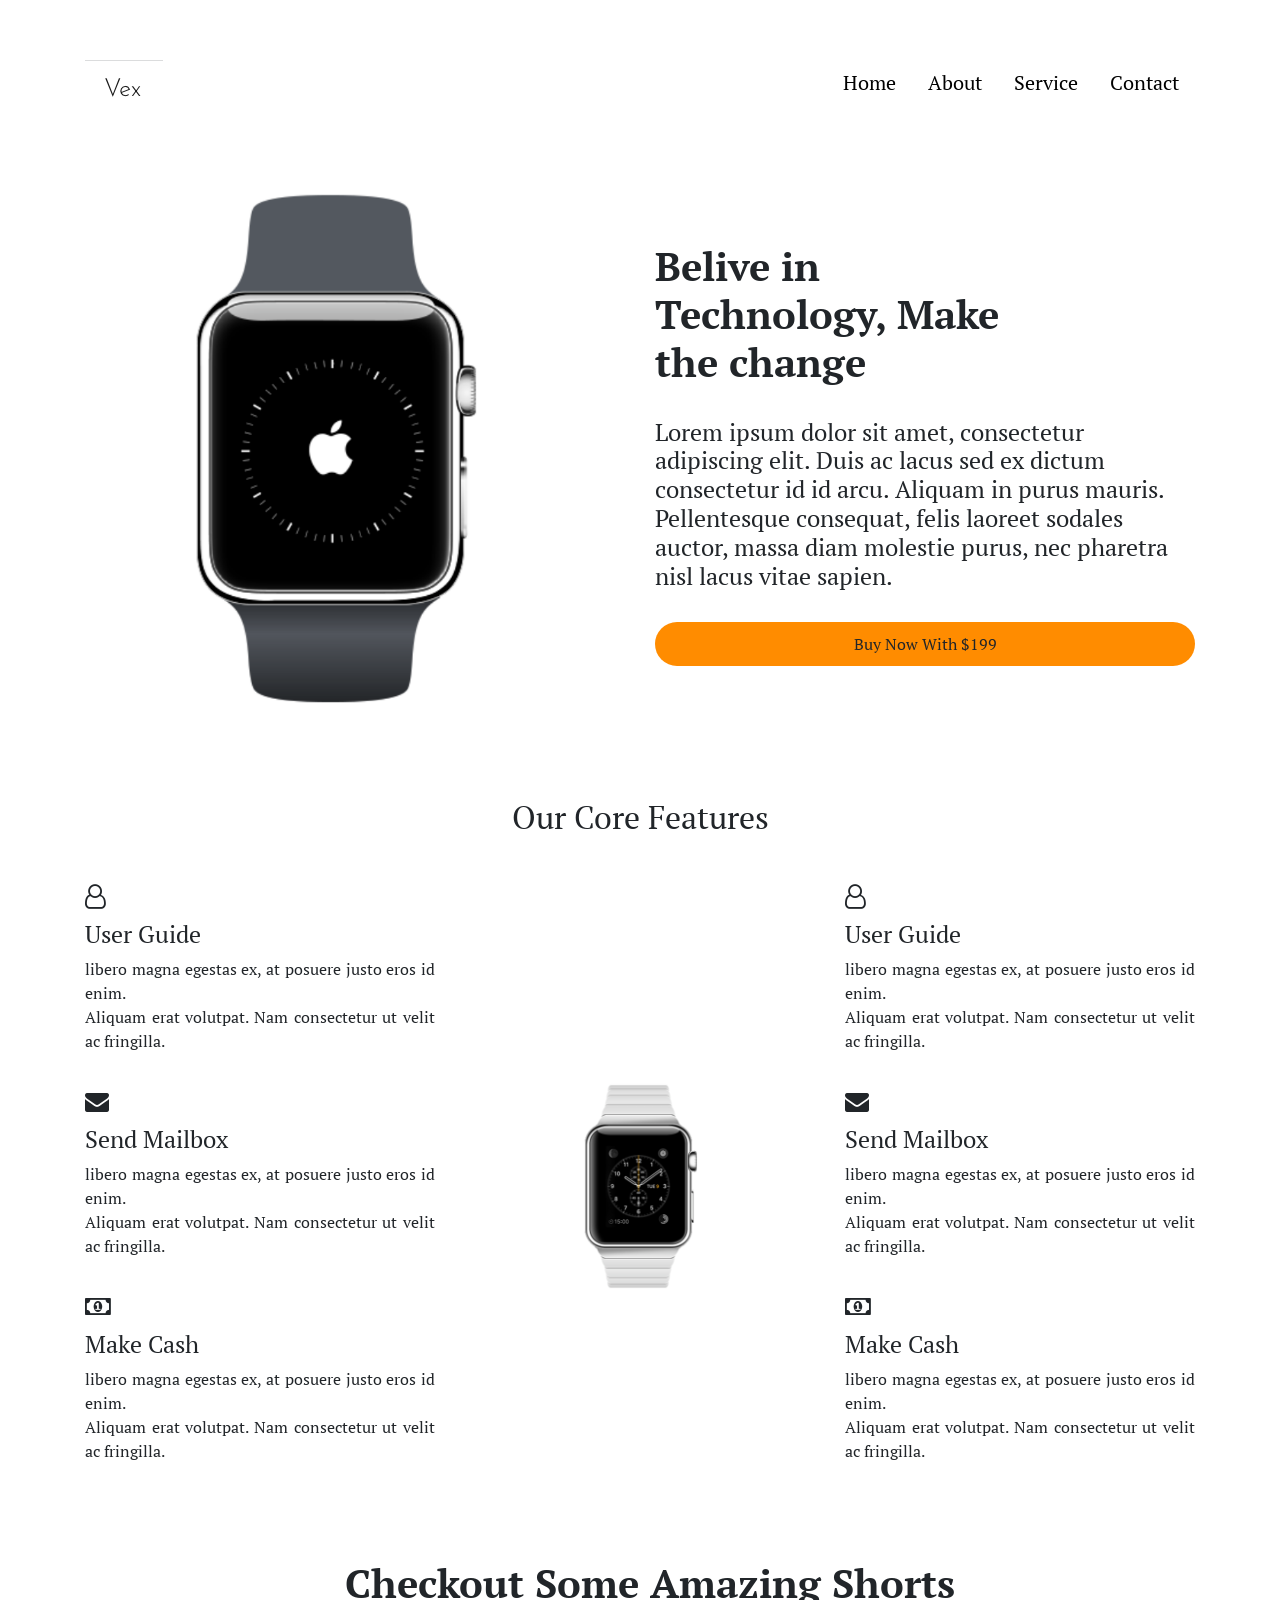
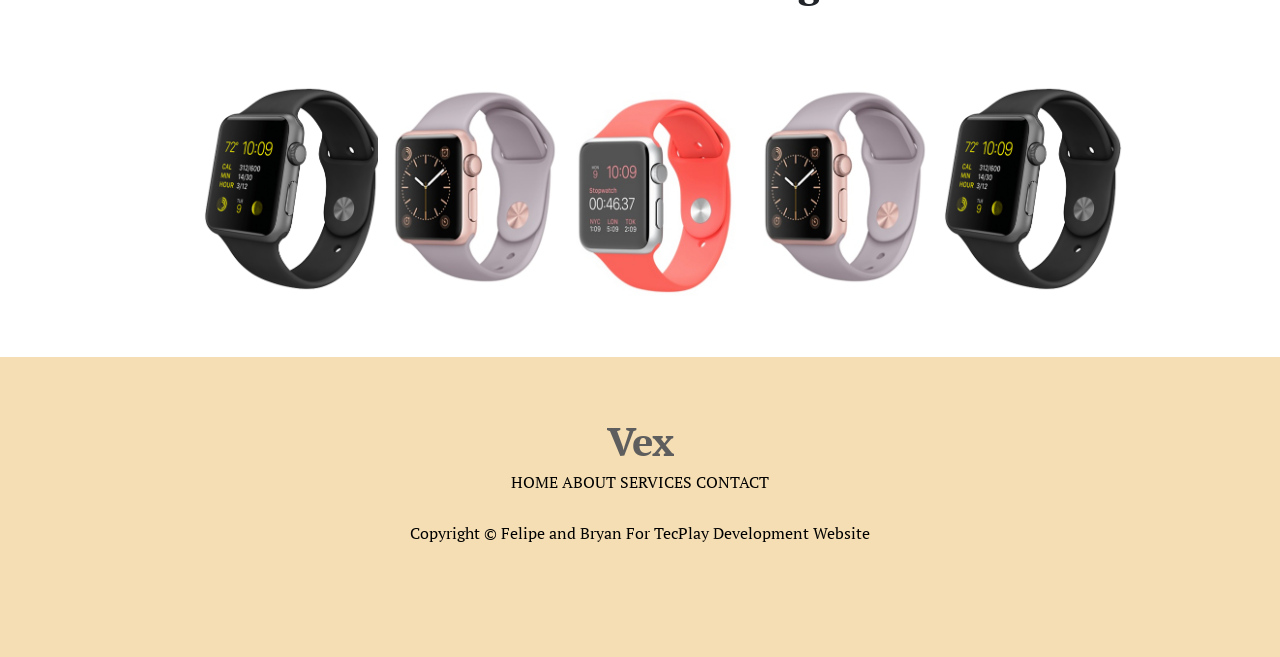
<file: Senac/Aula12/index.html>
<!DOCTYPE html>
<html lang="pt-br">
  <head>
    
    <meta charset="utf-8">
    <meta name="viewport" content="width=device-width, initial-scale=1, shrink-to-fit=no">

   
    <link rel="stylesheet" href="https://stackpath.bootstrapcdn.com/bootstrap/4.1.3/css/bootstrap.min.css" integrity="sha384-MCw98/SFnGE8fJT3GXwEOngsV7Zt27NXFoaoApmYm81iuXoPkFOJwJ8ERdknLPMO" crossorigin="anonymous">
    <link rel="stylesheet" href="estilo.css" >
    <link rel="stylesheet" href="https://cdnjs.cloudflare.com/ajax/libs/font-awesome/4.7.0/css/font-awesome.min.css">
    <link href="https://fonts.googleapis.com/css2?family=PT+Serif:ital,wght@0,400;0,700;1,400;1,700&display=swap" rel="stylesheet">
    <title>Trabalho aula 13</title>
</head>
<body>   

    <!-- Inicio topo -->
    <div id="topo" >
        <div class="container">
          <div class="row">
             <div class="col-md-3"> 
              <img src="logo.png" style="padding-top: 20px;">
            </div>
             <div class="col-md-9"> 
              <ul class="nav justify-content-end" style="padding-top: 20px;">
                  <li class="nav-item">
                    <a class="nav-link active" href="#">Home </a>
                  </li>
                  <li class="nav-item">
                    <a class="nav-link" href="#">About</a>
                  </li>
                  <li class="nav-item">
                    <a class="nav-link" href="#">Service</a>
                  </li>
                  <li class="nav-item">
                    <a class="nav-link" href="#">Contact</a>
                  </li>
                </ul>    
              </div>
          </div>
        </div>
      </div>
    <!-- Fim topo -->

    <!-- Primeiro Container-->
    <div class="container">
      <div class="row">
          <div class="col-md-6 img-top">
              <img src="relogio.png" class="img-fluid">
          </div>
          <div class="col-md-6 text-section">
              <h1>Belive in<br> Technology, Make<br> the change</h1><br>
              <h4>Lorem ipsum dolor sit amet, consectetur adipiscing elit. Duis ac lacus sed ex dictum consectetur id id arcu. Aliquam in purus mauris. Pellentesque consequat, felis laoreet sodales auctor, massa diam molestie purus, nec pharetra nisl lacus vitae sapien.</h4><br>
              <button type="button" class="btn btn-warning">Buy Now With $199</button>
          </div>
      </div>
  </div>
    <!-- Fecha Primeiro Container-->
     
    <!-- texto que não centralizado-->
    <div class="container">
      <h2 class="text-center my-5">Our Core Features</h2>
      <div class="row feature-section">
          <div class="col-md-4 feature-column">
              <div class="icon-container">
                  <i class="fa fa-user-o" aria-hidden="true"></i>
                  <h4>User Guide</h4>
                  <p style="text-align: justify;">libero magna egestas ex, at posuere justo eros id enim.<br> Aliquam erat volutpat. Nam consectetur ut velit ac fringilla.<br></p>
              </div>
              <div class="icon-container">
                  <i class="fa fa-envelope" aria-hidden="true"></i>
                  <h4>Send Mailbox</h4>
                  <p style="text-align: justify;">libero magna egestas ex, at posuere justo eros id enim.<br> Aliquam erat volutpat. Nam consectetur ut velit ac fringilla.<br></p>
              </div>
              <div class="icon-container">
                  <i class="fa fa-money" aria-hidden="true"></i>
                  <h4>Make Cash</h4>
                  <p style="text-align: justify;">libero magna egestas ex, at posuere justo eros id enim.<br> Aliquam erat volutpat. Nam consectetur ut velit ac fringilla.<br></p>
              </div>
          </div>
          <div class="col-md-4 img-container">
              <img src="3.png" alt="Smt_Meio" class="img-fluid">
          </div>
          <div class="col-md-4 feature-column">
              <div class="icon-container">
                  <i class="fa fa-user-o" aria-hidden="true"></i>
                  <h4>User Guide</h4>
                  <p style="text-align: justify;">libero magna egestas ex, at posuere justo eros id enim.<br> Aliquam erat volutpat. Nam consectetur ut velit ac fringilla.<br></p>
              </div>
              <div class="icon-container">
                  <i class="fa fa-envelope" aria-hidden="true"></i>
                  <h4>Send Mailbox</h4>
                  <p style="text-align: justify;">libero magna egestas ex, at posuere justo eros id enim.<br> Aliquam erat volutpat. Nam consectetur ut velit ac fringilla.<br></p>
              </div>
              <div class="icon-container">
                  <i class="fa fa-money" aria-hidden="true"></i>
                  <h4>Make Cash</h4>
                  <p style="text-align: justify;">libero magna egestas ex, at posuere justo eros id enim.<br> Aliquam erat volutpat. Nam consectetur ut velit ac fringilla.<br></p>
              </div>
          </div>
      </div>
  </div>
     <!-- Fecha 6 escrita com imagem -->

        <!-- Texto acima das 6 foto-->
     <div class="container" style="margin-top: 60px;">
        <div class="row" style="justify-content: center;">
            <h1 style="text-align: center; display: inline-block; margin-left: 20px; ">Checkout Some Amazing Shorts</h1>
        </div>
     </div>
         <!-- Feccha Texto acima das 6 foto-->

       <!-- inicio 6 imagens-->
     <div class="container" style="align-items: center;">
        <div class="row_image">
            <div class="col-md-2">
                <img src="4.png">
            </div>
            <div class="col-md-2">
                <img src="1.png">
            </div>
            <div class="col-md-2">
                <img src="2.png">
            </div>
            <div class="col-md-2">
                <img src="1.png">
            </div>
            <div class="col-md-2">
                <img src="4.png">
            </div>
        </div>
     </div>
     <!--Fecha 6 imagens-->

     <!-- Inicio rodape-->
     <div class="meio" style="margin-top: 20px;">
        <div class="container" style="height: 300px; background-color: wheat; width: 100%;">
        <div class="row">
            <div class="col-md-12" style="margin-top: 60px; text-align: center;">
                <h1 style="color: rgb(94, 94, 94);"> Vex</h1>
                
            </div>

            <div class="col-md-12" style="text-align: center; color: wheat; ;">
            <h6 style="color: black;"> HOME     ABOUT      SERVICES     CONTACT </h6><br>
            <h6 style="color: black;"> Copyright &copy; Felipe and Bryan For TecPlay Development Website</h6>
      
            
        </div>
            </div>
        </div>
      </div>

     <!-- Fecha Rodape-->


    

    <script src="https://code.jquery.com/jquery-3.3.1.slim.min.js" integrity="sha384-q8i/X+965DzO0rT7abK41JStQIAqVgRVzpbzo5smXKp4YfRvH+8abtTE1Pi6jizo" crossorigin="anonymous"></script>
    <script src="https://cdnjs.cloudflare.com/ajax/libs/popper.js/1.14.3/umd/popper.min.js" integrity="sha384-ZMP7rVo3mIykV+2+9J3UJ46jBk0WLaUAdn689aCwoqbBJiSnjAK/l8WvCWPIPm49" crossorigin="anonymous"></script>
    <script src="https://stackpath.bootstrapcdn.com/bootstrap/4.1.3/js/bootstrap.min.js" integrity="sha384-ChfqqxuZUCnJSK3+MXmPNIyE6ZbWh2IMqE241rYiqJxyMiZ6OW/JmZQ5stwEULTy" crossorigin="anonymous"></script>
 </body>
</html>
</file>
<file: Senac/Aula08/estilo.css>
* body{
    margin: 0px;
    padding: 0px;
}
#banner{
    width: 100%;
    height: 400px;
    margin: auto;
    background-position: center;
    background-repeat: no-repeat;
}
#galeria{
    width: 100%;
    height: auto;
    background-color: rgb(0, 2, 29);
    margin: auto;
    margin-top: 500px;
}
#rodape{
    width: 100%;
    height: 500px;
    background-color: aliceblue;
    margin: auto;
}

@media( max-width: 768px ){
    #galeria{
        width: 100%;
        height: auto;
        background-color: rgb(0, 2, 29);
        margin: auto;
        margin-top: -150px;
    }
}


.form-control {
    display: block;
    width: 100%;
    height: calc(2.25rem + 2px);
    padding: 30px;
    font-size: 1rem;
    line-height: 1.5;
    color: #495057;
    background-color: #ffffff;
    background-clip: padding-box;
    border-color: #e0e4e7;
    border-radius: .25rem;
    transition: border-color .15s ease-in-out, box-shadow .15s ease-in-out;
}

.btn-primary {
    width: 100%;
    color: #000;
    background-color: #e0e4e7;
    border-color: #e0e4e7;
}
</file>
<file: Senac/Aula10/style.css>
* body{
    margin: 0px;
    padding: 0px;
    font-family: "PT Serif", serif;
}
#topo{
    width: 100%;
    height: 50%;
    background-color: black;
    margin: auto;
}
a.nav-link{
    color: aliceblue;
    font-size: 20px;

}
a.nav-link:hover{
    color: brown;
}
@media screen and ( orientation:landscape){
    .carousel img{
        height: 80vh;

    }
}
.carousel-caption {
    display: flex;
    align-items: center;
    justify-content: center;
    height: 62%;
    text-align: center;
  }
  .meio {
    width: 100%;
    height: 250px;
    background-color: rgb(36, 42, 51);
    margin: auto;
  }
  .social-icons i {
    color: white;
    margin: 0 10px;
    font-size: 24px;
  }
  .footer {
    color: white;
    padding: 20px 0;
  }
  .icon-container {
    text-align: center;
    margin-bottom: 20px;
  }
  .icon-container i {
    font-size: 50px;
    margin-bottom: 10px;
  }
</file>
<file: Senac/Aula11/style.css>
* body{
    margin: 0px;
    padding: 0px;
    font-family: "PT Serif", serif;
}
#topo{
    width: 100%;
    height: 50%;
    background-color: black;
    margin: auto;
}
a.nav-link{
    color: aliceblue;
    font-size: 20px;

}
a.nav-link:hover{
    color: brown;
}
@media screen and ( orientation:landscape){
    .carousel img{
        height: 80vh;

    }
}
.carousel-caption {
    display: flex;
    align-items: center;
    justify-content: center;
    height: 62%;
    text-align: center;
  }
  .meio {
    width: 100%;
    height: 250px;
    background-color: rgb(36, 42, 51);
    margin: auto;
  }
  .social-icons i {
    color: white;
    margin: 0 10px;
    font-size: 24px;
  }
  .footer {
    color: white;
    padding: 20px 0;
  }
  .icon-container {
    text-align: center;
    margin-bottom: 20px;
  }
  .icon-container i {
    font-size: 50px;
    margin-bottom: 10px;
  }
</file>
<file: Senac/Aula12/estilo.css>
* body{
    margin: 0px;
    padding: 0px;
    font-family: "PT Serif", serif;
}
#topo{
    width: 100%;
    height: auto;
    background-color: white;
    margin: auto;
}
a.nav-link{
    color: rgb(0, 0, 0);
    font-size: 20px;

}
a.nav-link:hover{
    color: rgb(94, 94, 94);
}
.meio{
    width: 100%;
    height: 300px;
    background-color: wheat;
    margin: auto;
}
.row_image {
    display: -ms-flexbox;
    display: flex;
    -ms-flex-wrap: wrap;
    flex-wrap: wrap;
    justify-content: center;
}
    .icon-container {
        text-align: left;
        margin-bottom: 20px;
    }
    .icon-container i {
        font-size: 24px;
        margin-bottom: 10px;
    }
    .icon-container h4 {
        margin-top: 2px;
    }
    .icon-container p {
        margin-top: 2px;
    }
    .feature-section {
        display: flex;
        align-items: center;
    }
    .feature-column {
        display: flex;
        flex-direction: column;
        justify-content: space-between;
        height: 100%;
    }
    .feature-column .icon-container {
        flex-grow: 1;
    }
    .img-container {
        display: flex;
        justify-content: center;
        align-items: center;
    }
    .img-container img {
        max-width: 100%;
        height: auto;
    }
    .container {
        margin-top: 40px;
    }
    .img-top {
        display: flex;
        justify-content: center;
        align-items: center;
    }
    .img-top img {
        max-width: 100%;
        height: auto;
    }
    .btn-warning {
        background-color: #ff8c00;
        border: none;
        border-radius: 25px;
        padding: 10px 20px;
    }
    .text-section {
        display: flex;
        flex-direction: column;
        justify-content: center;
    }
    h1 {
        font-weight: bold;
    }
</file>
